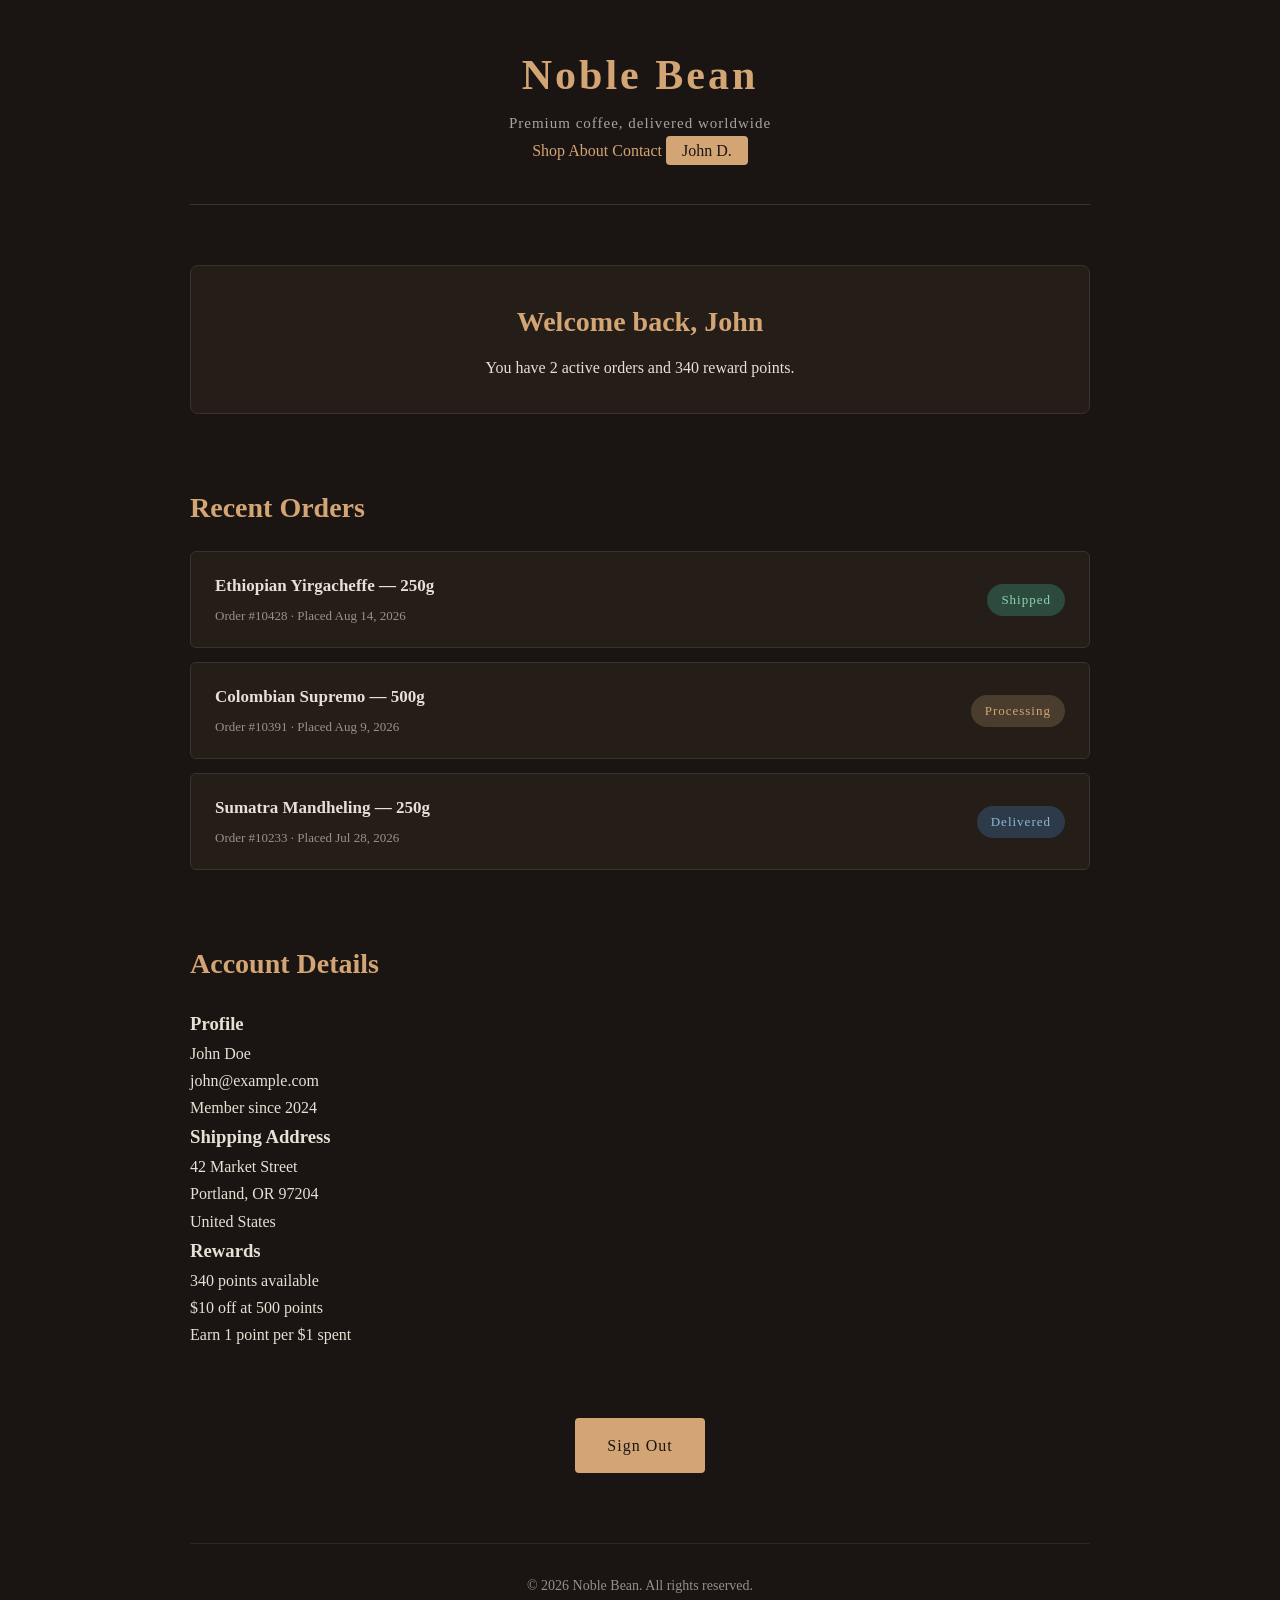
<file: account.html>
<!DOCTYPE html>
<html lang="en">
<head>
    <meta charset="UTF-8">
    <meta name="viewport" content="width=device-width, initial-scale=1.0">
    <title>My Account | Noble Bean</title>
    <link rel="stylesheet" href="style.css">
</head>
<body>

    <header>
        <h1>Noble Bean</h1>
        <p class="tagline">Premium coffee, delivered worldwide</p>
        <nav>
            <a href="index.html#products">Shop</a>
            <a href="index.html#about">About</a>
            <a href="index.html#contact">Contact</a>
            <a href="index.html" class="nav-user">John D.</a>
        </nav>
    </header>

    <section class="welcome">
        <h2>Welcome back, John</h2>
        <p>You have 2 active orders and 340 reward points.</p>
    </section>

    <section>
        <h2>Recent Orders</h2>

        <div class="order-list">

            <div class="order">
                <div class="order-info">
                    <h3>Ethiopian Yirgacheffe — 250g</h3>
                    <p class="order-meta">Order #10428 · Placed Aug 14, 2026</p>
                </div>
                <span class="status shipped">Shipped</span>
            </div>

            <div class="order">
                <div class="order-info">
                    <h3>Colombian Supremo — 500g</h3>
                    <p class="order-meta">Order #10391 · Placed Aug 9, 2026</p>
                </div>
                <span class="status processing">Processing</span>
            </div>

            <div class="order">
                <div class="order-info">
                    <h3>Sumatra Mandheling — 250g</h3>
                    <p class="order-meta">Order #10233 · Placed Jul 28, 2026</p>
                </div>
                <span class="status delivered">Delivered</span>
            </div>

        </div>
    </section>

    <section>
        <h2>Account Details</h2>

        <div class="info-grid">
            <div class="info-box">
                <h3>Profile</h3>
                <p>John Doe</p>
                <p>john@example.com</p>
                <p>Member since 2024</p>
            </div>

            <div class="info-box">
                <h3>Shipping Address</h3>
                <p>42 Market Street</p>
                <p>Portland, OR 97204</p>
                <p>United States</p>
            </div>

            <div class="info-box">
                <h3>Rewards</h3>
                <p>340 points available</p>
                <p>$10 off at 500 points</p>
                <p>Earn 1 point per $1 spent</p>
            </div>
        </div>
    </section>

    <section class="signout-area">
        <a href="index.html" class="btn">Sign Out</a>
    </section>

    <footer>
        <p>&copy; 2026 Noble Bean. All rights reserved.</p>
    </footer>

</body>
</html>
</file>
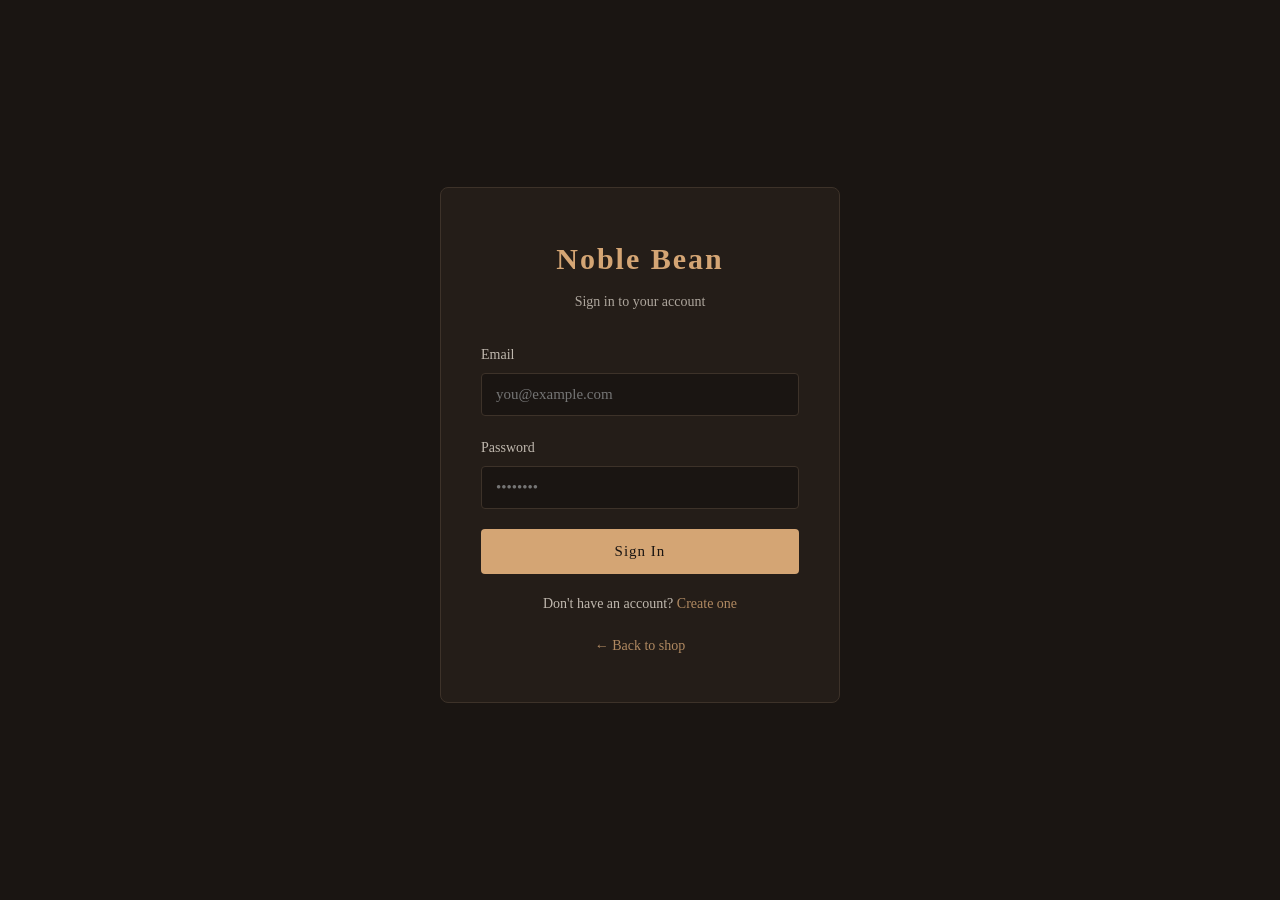
<file: signin.html>
<!DOCTYPE html>
<html lang="en">
<head>
    <meta charset="UTF-8">
    <meta name="viewport" content="width=device-width, initial-scale=1.0">
    <title>Sign In | Noble Bean</title>
    <link rel="stylesheet" href="style.css">
</head>
<body>

    <div class="auth-wrapper">
        <div class="auth-box">
            <h1>Noble Bean</h1>
            <p class="auth-sub">Sign in to your account</p>

            <form class="auth-form">
                <label for="email">Email</label>
                <input type="email" id="email" placeholder="you@example.com">

                <label for="password">Password</label>
                <input type="password" id="password" placeholder="••••••••">
   <button type="button" class="btn full-width" id="signInBtn">Sign In</button>
            </form>

            <p class="auth-footer">
                Don't have an account? <a href="#">Create one</a>
            </p>
            <p class="auth-footer">
                <a href="index.html">← Back to shop</a>
            </p>
        </div>
        <script src="script.js"></script>

</body>
</html>
</file>
<file: style.css>
* {
    margin: 0;
    padding: 0;
    box-sizing: border-box;
}

body {
    font-family: Georgia, serif;
    background-color: #1a1512;
    color: #e8e0d5;
    line-height: 1.7;
    padding: 40px 20px;
}

header {
    text-align: center;
    padding-bottom: 40px;
    border-bottom: 1px solid #3d3229;
    max-width: 900px;
    margin: 0 auto 60px auto;
}

header h1 {
    font-size: 42px;
    letter-spacing: 3px;
    color: #d4a574;
}

.tagline {
    font-size: 15px;
    letter-spacing: 1px;
    opacity: 0.7;
}

section {
    max-width: 900px;
    margin: 0 auto 70px auto;
}

h2 {
    font-size: 28px;
    color: #d4a574;
    margin-bottom: 20px;
}

.hero {
    text-align: center;
    background-image: linear-gradientrgba(26, 21, 18, 0.75), rgba(26, 21, 18, 0.75), url('images/coffee-3.jpg');
    background-size: cover;
    background-position: center;
    border-radius: 8px;
    padding: 60px 30px;
}


.hero p {
    max-width: 600px;
    margin: 0 auto 30px auto;
}

.btn {
    display: inline-block;
    background-color: #d4a574;
    color: #1a1512;
    padding: 14px 32px;
    text-decoration: none;
    letter-spacing: 1px;
    border-radius: 4px;
}

.btn:hover {
    background-color: #e8c9a0;
}

.product-grid {
.product-grid {
    display: flex;
    gap: 20px;
    flex-wrap: wrap;
}

.card {
    flex: 1;
    min-width: 240px;
    background-color: #241d18;
    border: 1px solid #3d3229;
    border-radius: 6px;
    overflow: hidden;
}

.card img {
    width: 100%;
    height: 140px;
    object-fit: cover;
    object-position: center;
    display: block;
}

.card-body {
    padding: 24px;
}
    padding: 24px;
}


.card h3 {
    color: #d4a574;
    margin-bottom: 10px;
}

.price {
  .card h3 {
    color: #d4a574;
    margin-bottom: 10px;
}

.price {
    display: block;
    margin-top: 16px;
    font-weight: bold;
}
}

.contact a {
    color: #d4a574;
}

.small {
    font-size: 14px;
    opacity: 0.6;
    margin-top: 12px;
}

footer {
    max-width: 900px;
    margin: 0 auto;
    padding-top: 30px;
    border-top: 1px solid #3d3229;
    text-align: center;
    font-size: 14px;
    opacity: 0.6;
}

@media (max-width: 600px) {
    header h1 {
        font-size: 32px;
    }

    h2 {
        font-size: 24px;
    }
}a {
    color: #d4a574;
    text-decoration: none;
}.nav-signin {
    border: 1px solid #d4a574;
    border-radius: 4px;
    padding: 6px 16px;
    color: #d4a574;
}

.nav-signin:hover {
    background-color: #d4a574;
    color: #1a1512;
    border-bottom: 1px solid #d4a574;
}

.auth-wrapper {
    display: flex;
    justify-content: center;
    align-items: center;
    min-height: 90vh;
}

.auth-box {
    background-color: #241d18;
    border: 1px solid #3d3229;
    border-radius: 8px;
    padding: 45px 40px;
    width: 100%;
    max-width: 400px;
    text-align: center;
}

.auth-box h1 {
    color: #d4a574;
    font-size: 30px;
    letter-spacing: 2px;
    margin-bottom: 6px;
}

.auth-sub {
    font-size: 14px;
    opacity: 0.7;
    margin-bottom: 30px;
}

.auth-form {
    text-align: left;
}

.auth-form label {
    display: block;
    font-size: 14px;
    margin-bottom: 6px;
    opacity: 0.8;
}

.auth-form input {
    width: 100%;
    padding: 12px 14px;
    margin-bottom: 20px;
    background-color: #1a1512;
    border: 1px solid #3d3229;
    border-radius: 4px;
    color: #e8e0d5;
    font-family: inherit;
    font-size: 15px;
}

.auth-form input:focus {
    outline: none;
    border-color: #d4a574;
}

.full-width {
    width: 100%;
    border: none;
    cursor: pointer;
    font-family: inherit;
    font-size: 15px;
}

.auth-footer {
    font-size: 14px;
    margin-top: 18px;
    opacity: 0.8;
}

.auth-footer a {
    color: #d4a574;
}.nav-user {
    background-color: #d4a574;
    color: #1a1512;
    border-radius: 4px;
    padding: 6px 16px;
}

.nav-user:hover {
    background-color: #e8c9a0;
    color: #1a1512;
    border-bottom: 1px solid transparent;
}

.welcome {
    background-color: #241d18;
    border: 1px solid #3d3229;
    border-radius: 8px;
    padding: 32px;
    text-align: center;
}

.welcome h2 {
    margin-bottom: 8px;
}

.order-list {
    display: flex;
    flex-direction: column;
    gap: 14px;
}

.order {
    display: flex;
    justify-content: space-between;
    align-items: center;
    background-color: #241d18;
    border: 1px solid #3d3229;
    border-radius: 6px;
    padding: 20px 24px;
    gap: 16px;
    flex-wrap: wrap;
}
.order h3 {
    color: #e8e0d5;
    font-size: 17px;
    margin-bottom: 4px;
}

.order-meta {
    font-size: 13px;
    opacity: 0.6;
}

.status {
    font-size: 13px;
    letter-spacing: 1px;
    padding: 5px 14px;
    border-radius: 20px;
    white-space: nowrap;
}

.shipped {
    background-color: #2d4a3e;
    color: #8fd4b0;
}

.processing {
    background-color: #4a3d2d;
    color: #d4a574;
}

.delivered {
    background-color: #2d3a4a;
    color: #8fb8d4;
}

.signout-area {
    text-align: center;
}
</file>
